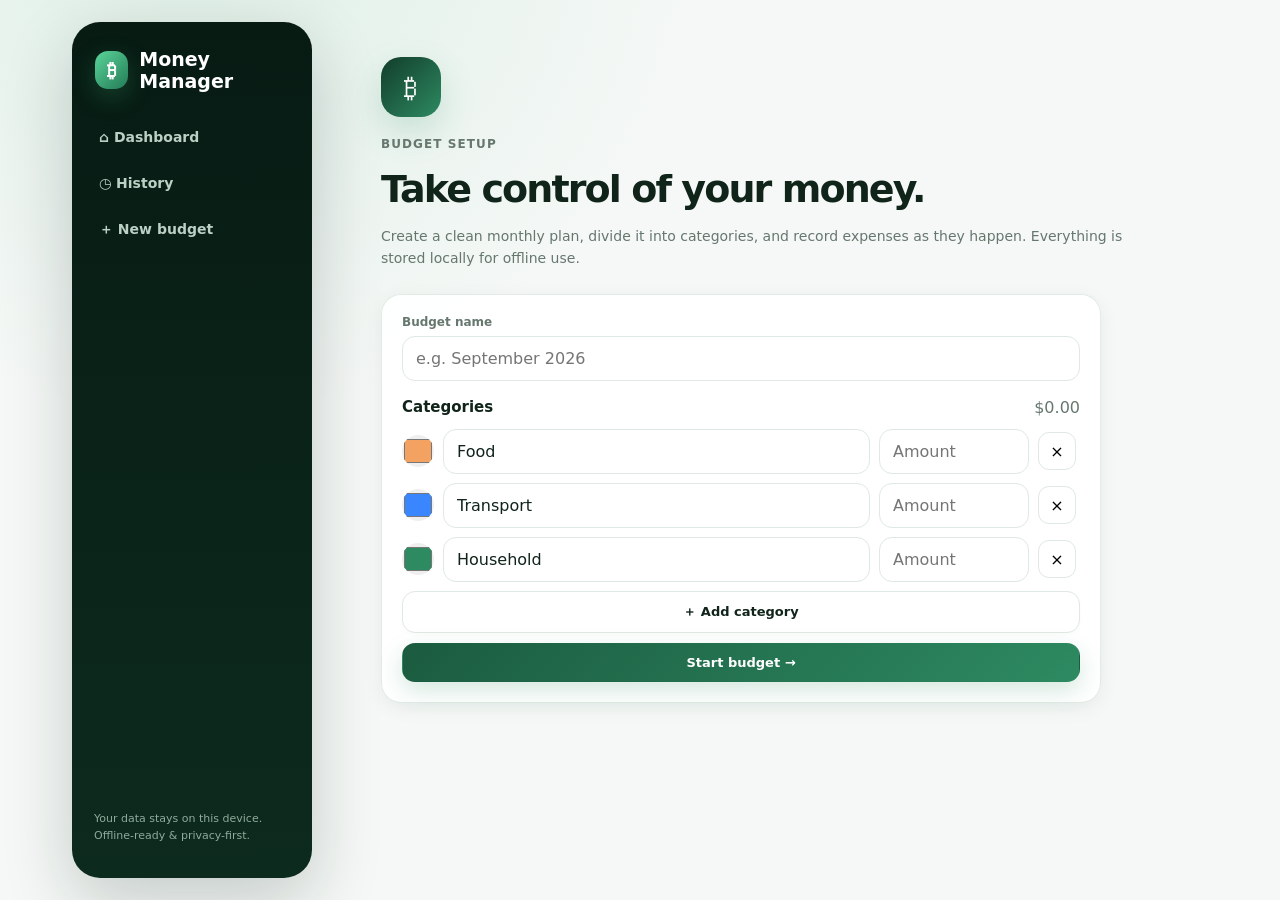
<file: index.html>
<!doctype html><html><head><meta charset="utf-8"><meta name="viewport" content="width=device-width,initial-scale=1"><meta http-equiv="refresh" content="0;url=dashboard.html"><title>Money Manager</title></head><body><script>location.replace("dashboard.html")</script></body></html>
</file>
<file: styles.css>
:root{
  --green-950:#071b13;--green-900:#0d2a1e;--green-800:#123d2b;--green-700:#1b5b40;
  --green:#2d8a61;--green-500:#3fb27d;--mint:#dff6e9;
  --bg:#f5f8f6;--surface:#fff;--surface-2:#f0f5f2;--line:#dfe9e3;
  --text:#10241a;--muted:#66776e;--muted-2:#8b9992;--danger:#d64550;--warning:#d97a42;
  --shadow:0 14px 45px rgba(15,42,29,.08);--shadow-sm:0 5px 20px rgba(15,42,29,.06);
  --radius:20px;
}
*{box-sizing:border-box}
html{background:var(--bg);scroll-behavior:smooth}
body{margin:0;font-family:Inter,ui-sans-serif,system-ui,-apple-system,BlinkMacSystemFont,"Segoe UI",sans-serif;color:var(--text);background:
radial-gradient(circle at 15% -10%,rgba(63,178,125,.13),transparent 32rem),var(--bg);min-height:100vh}
button,input{font:inherit}button{cursor:pointer}button:active{transform:translateY(1px)}
a{text-decoration:none;color:inherit}
.app{max-width:1180px;margin:auto;min-height:100vh;padding:22px}
.shell{display:grid;grid-template-columns:240px minmax(0,1fr);gap:22px}
.sidebar{position:sticky;top:22px;height:calc(100vh - 44px);background:linear-gradient(180deg,var(--green-950),var(--green-900));border-radius:28px;padding:22px 14px;color:#fff;display:flex;flex-direction:column;box-shadow:0 24px 70px rgba(7,27,19,.2)}
.brand{display:flex;align-items:center;gap:11px;padding:4px 9px 25px;font-weight:800;font-size:19px}
.brand-mark{width:38px;height:38px;border-radius:13px;display:grid;place-items:center;background:linear-gradient(135deg,#5bd59a,#237b56);box-shadow:0 8px 25px rgba(63,178,125,.25)}
.nav{display:flex;flex-direction:column;gap:6px}
.nav a{padding:12px 13px;border-radius:13px;color:#bcd0c5;font-size:14px;font-weight:650;display:flex;align-items:center;gap:10px}
.nav a:hover,.nav a.active{background:rgba(255,255,255,.1);color:#fff}
.sidebar-bottom{margin-top:auto;padding:12px 8px;color:#90aa9b;font-size:11px;line-height:1.5}
.main{min-width:0}.topbar{display:flex;justify-content:space-between;align-items:center;margin:4px 0 22px}
.eyebrow{font-size:12px;color:var(--muted);font-weight:700;text-transform:uppercase;letter-spacing:.09em}
.page-title{font-size:30px;letter-spacing:-.04em;margin:4px 0 0}.page-subtitle{color:var(--muted);font-size:14px;margin-top:5px}
.actions{display:flex;gap:9px;align-items:center}
.btn{border:1px solid var(--line);background:#fff;color:var(--text);padding:11px 15px;border-radius:13px;font-weight:700;font-size:13px;box-shadow:0 2px 5px rgba(0,0,0,.02)}
.btn:hover{border-color:#bfd3c7;background:#fbfdfc}.btn-primary{border-color:transparent;background:linear-gradient(135deg,var(--green-700),var(--green));color:#fff;box-shadow:0 9px 24px rgba(45,138,97,.2)}
.btn-danger{color:var(--danger);background:#fff7f7;border-color:#f0d7d9}
.grid{display:grid;gap:16px}.grid-3{grid-template-columns:repeat(3,1fr)}.grid-2{grid-template-columns:repeat(2,1fr)}
.card{background:rgba(255,255,255,.92);border:1px solid rgba(223,233,227,.9);border-radius:var(--radius);box-shadow:var(--shadow-sm);padding:20px}
.stat-label{font-size:12px;color:var(--muted);font-weight:650}.stat-value{font-size:26px;font-weight:800;letter-spacing:-.03em;margin-top:7px}.stat-note{font-size:11px;color:var(--muted-2);margin-top:5px}
.hero{border-radius:24px;padding:25px;background:linear-gradient(135deg,var(--green-950),#185b40);color:#fff;position:relative;overflow:hidden;box-shadow:0 18px 50px rgba(7,27,19,.16)}
.hero:after{content:"";position:absolute;width:220px;height:220px;border-radius:50%;right:-70px;top:-100px;background:rgba(104,224,158,.13)}
.hero-row{display:flex;justify-content:space-between;gap:20px;position:relative;z-index:1}.hero h2{margin:5px 0 7px;font-size:25px;letter-spacing:-.03em}.hero p{margin:0;color:#c3ded0;font-size:13px}
.hero-amount{font-size:31px;font-weight:850;white-space:nowrap}.progress{height:8px;background:rgba(255,255,255,.13);border-radius:99px;overflow:hidden;margin-top:22px}.progress>i{display:block;height:100%;border-radius:inherit;background:#68df9f}
.section-head{display:flex;justify-content:space-between;align-items:center;margin:26px 0 12px}.section-title{font-size:15px;font-weight:800}.muted{color:var(--muted)}
.category-list{display:grid;grid-template-columns:repeat(2,1fr);gap:13px}
.category{padding:17px;border-radius:18px;background:#fff;border:1px solid var(--line);box-shadow:var(--shadow-sm);cursor:pointer;transition:.18s}
.category:hover{transform:translateY(-2px);box-shadow:var(--shadow)}
.cat-head{display:flex;justify-content:space-between;gap:10px}.cat-name{font-weight:800;font-size:14px}.dot{width:10px;height:10px;border-radius:50%;display:inline-block;margin-right:7px}.cat-amounts{display:flex;justify-content:space-between;margin-top:16px;font-size:12px}.cat-left{font-weight:800}.bar{height:6px;background:#edf2ef;border-radius:99px;margin-top:9px;overflow:hidden}.bar i{height:100%;display:block;border-radius:inherit}
.empty{padding:35px;text-align:center;border:1px dashed #cbd9d1;border-radius:18px;color:var(--muted);background:#fbfdfc}
.table{width:100%;border-collapse:collapse}.table th,.table td{text-align:left;padding:13px 10px;border-bottom:1px solid #edf2ef;font-size:13px}.table th{color:var(--muted);font-size:11px;text-transform:uppercase;letter-spacing:.06em}
.form{max-width:720px}.field{margin-bottom:17px}.label{display:block;font-size:12px;font-weight:750;color:var(--muted);margin-bottom:7px}.input{width:100%;padding:12px 13px;border:1px solid var(--line);border-radius:13px;background:#fff;color:var(--text);outline:none}.input:focus{border-color:var(--green);box-shadow:0 0 0 4px rgba(63,178,125,.1)}
.row{display:flex;gap:10px}.row>*{flex:1}.category-row{display:grid;grid-template-columns:32px 1fr 150px 42px;gap:9px;align-items:center;margin-bottom:9px}.color-input{width:32px;height:32px;padding:0;border:0;border-radius:50%;overflow:hidden}.icon-btn{width:38px;height:38px;border:1px solid var(--line);border-radius:11px;background:#fff}.color-palette{display:flex;gap:9px;flex-wrap:wrap}.swatch{width:30px;height:30px;border-radius:50%;border:3px solid #fff;box-shadow:0 0 0 1px var(--line);cursor:pointer}.swatch.selected{box-shadow:0 0 0 2px var(--text),0 0 0 4px #fff}
.modal-backdrop{position:fixed;inset:0;background:rgba(7,27,19,.45);backdrop-filter:blur(5px);display:grid;place-items:center;padding:18px;z-index:20}.modal{background:#fff;width:min(500px,100%);border-radius:24px;padding:22px;box-shadow:0 30px 90px rgba(0,0,0,.2)}.modal-head{display:flex;justify-content:space-between;align-items:center;margin-bottom:16px}.modal h3{margin:0;font-size:18px}.modal-actions{display:flex;gap:9px;margin-top:18px}.modal-actions .btn{flex:1}
.toast{position:fixed;left:50%;bottom:25px;transform:translateX(-50%);background:var(--text);color:#fff;padding:11px 17px;border-radius:99px;font-size:13px;font-weight:650;z-index:50;box-shadow:0 12px 35px rgba(0,0,0,.2)}
.setup-wrap{max-width:780px;margin:35px auto}.setup-logo{display:grid;place-items:center;width:60px;height:60px;border-radius:20px;background:linear-gradient(135deg,var(--green-800),var(--green));color:#fff;font-size:27px;box-shadow:0 14px 35px rgba(45,138,97,.2)}
.setup-title{font-size:38px;letter-spacing:-.05em;margin:16px 0 7px}.setup-copy{color:var(--muted);font-size:14px;line-height:1.6;margin-bottom:24px}
.history-item{display:flex;justify-content:space-between;gap:20px;align-items:center}.history-title{font-weight:800}.chips{display:flex;gap:6px;flex-wrap:wrap;margin-top:10px}.chip{padding:5px 9px;border-radius:99px;font-size:10px;font-weight:750}
@media(max-width:850px){.app{padding:14px}.shell{display:block}.sidebar{position:relative;top:auto;height:auto;border-radius:20px;margin-bottom:15px;padding:12px}.brand{padding:4px 8px 10px}.nav{flex-direction:row;overflow:auto}.nav a{white-space:nowrap}.sidebar-bottom{display:none}.grid-3{grid-template-columns:1fr}.page-title{font-size:25px}}
@media(max-width:600px){.category-list,.grid-2{grid-template-columns:1fr}.hero-row{display:block}.hero-amount{margin-top:16px}.category-row{grid-template-columns:30px 1fr 105px 38px}.topbar{align-items:flex-start}.actions .optional{display:none}.setup-wrap{margin:20px auto}.setup-title{font-size:31px}}
</file>
